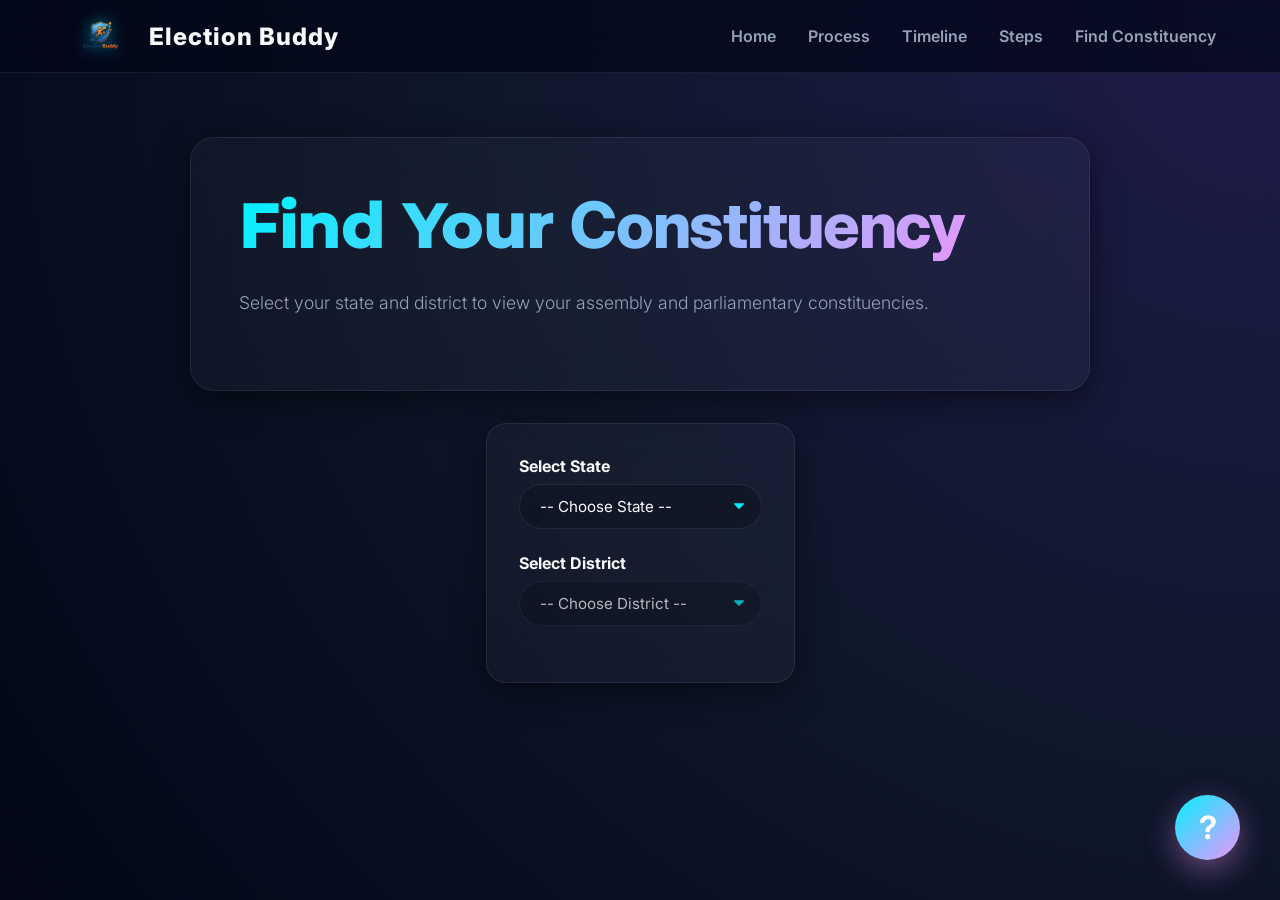
<file: test_constituency.html>
<!DOCTYPE html>
<html lang="en">
<head>
    <meta charset="UTF-8">
    <meta name="viewport" content="width=device-width, initial-scale=1.0">
    <title>Election Buddy | Find Your Constituency</title>
    <link rel="icon" type="image/png" href="/static/images/logo.png">
    <link href="https://fonts.googleapis.com/css2?family=Inter:wght@300;400;500;600&family=Montserrat:wght@500;700;800&display=swap" rel="stylesheet">
    <link rel="stylesheet" href="/static/css/style.css">
</head>
<body>

    <nav class="navbar">
        <a href="/" class="logo">
            <img src="/static/images/logo.png" alt="Election Buddy Logo" class="logoImg">
            <span>Election Buddy</span>
        </a>
        <div class="navLinks">
            <a href="/">Home</a>
            <a href="/process/">Process</a>
            <a href="/timeline/">Timeline</a>
            <a href="/steps/">Steps</a>
            <a href="/constituency/">Find Constituency</a>
        </div>
    </nav>

    <div class="mainContent">
        
<section class="hero glass-panel">
    <h1>Find Your <span class="highlight">Constituency</span></h1>
    <p>Select your state and district to view your assembly and parliamentary constituencies.</p>
</section>

<section class="content-section">
    <div class="glass-panel" style="padding: 2rem; border-radius: 20px;">
        <div class="form-group" style="margin-bottom: 1.5rem;">
            <label for="stateSelect" style="display: block; margin-bottom: 0.5rem; font-weight: bold; color: var(--text-color);">Select State</label>
            <select id="stateSelect" class="chatInput" style="width: 100%; max-width: 400px; cursor: pointer;">
                <option value="">-- Choose State --</option>
                
                <option value="1">Andhra Pradesh</option>
                
                <option value="2">Arunachal Pradesh</option>
                
                <option value="3">Assam</option>
                
                <option value="4">Bihar</option>
                
                <option value="5">Chandigarh (UT)</option>
                
                <option value="6">Chhattisgarh</option>
                
                <option value="7">Dadra and Nagar Haveli (UT)</option>
                
                <option value="8">Daman and Diu (UT)</option>
                
                <option value="9">Delhi (NCT)</option>
                
                <option value="10">Goa</option>
                
                <option value="11">Gujarat</option>
                
                <option value="12">Haryana</option>
                
                <option value="13">Himachal Pradesh</option>
                
                <option value="14">Jammu and Kashmir</option>
                
                <option value="15">Jharkhand</option>
                
                <option value="16">Karnataka</option>
                
                <option value="17">Kerala</option>
                
                <option value="18">Lakshadweep (UT)</option>
                
                <option value="19">Madhya Pradesh</option>
                
                <option value="20">Maharashtra</option>
                
                <option value="21">Manipur</option>
                
                <option value="22">Meghalaya</option>
                
                <option value="23">Mizoram</option>
                
                <option value="24">Nagaland</option>
                
                <option value="25">Odisha</option>
                
                <option value="26">Puducherry (UT)</option>
                
                <option value="27">Punjab</option>
                
                <option value="28">Rajasthan</option>
                
                <option value="29">Sikkim</option>
                
                <option value="30">Tamil Nadu</option>
                
                <option value="31">Telangana</option>
                
                <option value="32">Tripura</option>
                
                <option value="34">Uttar Pradesh</option>
                
                <option value="33">Uttarakhand</option>
                
                <option value="35">West Bengal</option>
                
            </select>
        </div>

        <div class="form-group" style="margin-bottom: 1.5rem;">
            <label for="districtSelect" style="display: block; margin-bottom: 0.5rem; font-weight: bold; color: var(--text-color);">Select District</label>
            <select id="districtSelect" class="chatInput" style="width: 100%; max-width: 400px; cursor: pointer;" disabled>
                <option value="">-- Choose District --</option>
            </select>
        </div>

        <div id="resultsArea" style="margin-top: 2rem; display: none;">
            <h3 style="margin-bottom: 1rem; color: var(--text-color);">Constituencies in this District:</h3>
            <div id="constituencyList" style="display: grid; grid-template-columns: repeat(auto-fill, minmax(250px, 1fr)); gap: 1rem;">
                <!-- Results will be injected here -->
            </div>
            
            <div id="mapArea" style="margin-top: 2rem; display: none;">
                <h3 style="margin-bottom: 1rem; color: var(--text-color);">District Map:</h3>
                <div style="border-radius: 10px; overflow: hidden; border: 1px solid rgba(255, 255, 255, 0.1);">
                    <iframe id="googleMap" width="100%" height="400" frameborder="0" style="border:0;" allowfullscreen loading="lazy"></iframe>
                </div>
            </div>
        </div>
    </div>
</section>

<script>
    document.addEventListener('DOMContentLoaded', function() {
        const stateSelect = document.getElementById('stateSelect');
        const districtSelect = document.getElementById('districtSelect');
        const resultsArea = document.getElementById('resultsArea');
        const constituencyList = document.getElementById('constituencyList');

        stateSelect.addEventListener('change', async function() {
            const stateId = this.value;
            
            // Reset downstream inputs
            districtSelect.innerHTML = '<option value="">-- Choose District --</option>';
            districtSelect.disabled = true;
            resultsArea.style.display = 'none';
            document.getElementById('mapArea').style.display = 'none';

            if (!stateId) return;

            try {
                const response = await fetch(`/api/districts/?state_id=${stateId}`);
                const data = await response.json();

                if (data.length > 0) {
                    data.forEach(district => {
                        const option = document.createElement('option');
                        option.value = district.id;
                        option.textContent = district.name;
                        districtSelect.appendChild(option);
                    });
                    districtSelect.disabled = false;
                }
            } catch (error) {
                console.error('Error fetching districts:', error);
            }
        });

        districtSelect.addEventListener('change', async function() {
            const districtId = this.value;
            
            // Reset downstream inputs
            constituencyList.innerHTML = '';
            resultsArea.style.display = 'none';
            document.getElementById('mapArea').style.display = 'none';

            if (!districtId) return;

            try {
                const response = await fetch(`/api/constituencies/?district_id=${districtId}`);
                const data = await response.json();

                if (data.length > 0) {
                    data.forEach(constituency => {
                        const card = document.createElement('div');
                        card.style.padding = '1rem';
                        card.style.borderRadius = '10px';
                        card.style.background = 'rgba(255, 255, 255, 0.05)';
                        card.style.border = '1px solid rgba(255, 255, 255, 0.1)';
                        
                        const name = document.createElement('strong');
                        name.style.display = 'block';
                        name.style.fontSize = '1.1rem';
                        name.style.color = 'var(--text-color)';
                        name.textContent = constituency.name;

                        const type = document.createElement('span');
                        type.style.display = 'inline-block';
                        type.style.marginTop = '0.5rem';
                        type.style.padding = '0.2rem 0.5rem';
                        type.style.borderRadius = '5px';
                        type.style.fontSize = '0.85rem';
                        type.style.background = constituency.constituency_type === 'Assembly' ? 'rgba(74, 144, 226, 0.2)' : 'rgba(245, 166, 35, 0.2)';
                        type.style.color = constituency.constituency_type === 'Assembly' ? '#4a90e2' : '#f5a623';
                        type.textContent = constituency.constituency_type;

                        card.appendChild(name);
                        card.appendChild(type);
                        constituencyList.appendChild(card);
                    });
                    resultsArea.style.display = 'block';
                    
                    // Update Google Map
                    const districtText = districtSelect.options[districtSelect.selectedIndex].text;
                    const stateText = stateSelect.options[stateSelect.selectedIndex].text;
                    const query = encodeURIComponent(`${districtText}, ${stateText}, India`);
                    document.getElementById('googleMap').src = `https://maps.google.com/maps?q=${query}&t=&z=10&ie=UTF8&iwloc=&output=embed`;
                    document.getElementById('mapArea').style.display = 'block';

                } else {
                    constituencyList.innerHTML = '<p style="color: var(--text-color);">No constituencies found for this district.</p>';
                    resultsArea.style.display = 'block';
                }
            } catch (error) {
                console.error('Error fetching constituencies:', error);
            }
        });
    });
</script>

    </div>

    <!-- Help Popup System -->
    <div class="helpBtn" id="helpBtn" onclick="toggleHelp()">?</div>
    
    <div class="helpPopup" id="helpPopup">
        <div class="helpHeader">
            <h3>AI Guide Assistant</h3>
            <span class="closeBtn" onclick="toggleHelp()">✖</span>
        </div>
        <div class="aiChatBox" id="aiChatBox">
            <div class="chatMsg msgAi">Hi! I'm here to help you understand the election process. Ask me anything!</div>
        </div>
        <div class="chatInputArea">
            <input type="text" id="userInput" class="chatInput" placeholder="Type your question..." onkeypress="handleKeyPress(event)">
            <button class="chatSendBtn" onclick="sendMessage()">Send</button>
        </div>
    </div>

    <script>
        const geminiApiKey = "AIzaSyDPOxdMjh2i0ZuU6A7QNQeuphabU\u002DYnS7M";

        function toggleHelp() {
            const popup = document.getElementById('helpPopup');
            popup.classList.toggle('active');
        }

        function handleKeyPress(e) {
            if(e.key === 'Enter') {
                sendMessage();
            }
        }

        async function sendMessage() {
            const inputField = document.getElementById('userInput');
            const message = inputField.value.trim();
            if(!message) return;

            addMessage(message, 'msgUser');
            inputField.value = '';

            // Add loading message
            const loadingId = addMessage("Thinking...", 'msgAi');

            try {
                // Call Gemini API (placeholder logic, expects real endpoint and key)
                const response = await fetch(`https://generativelanguage.googleapis.com/v1beta/models/gemini-1.5-flash:generateContent?key=${geminiApiKey}`, {
                    method: 'POST',
                    headers: {
                        'Content-Type': 'application/json'
                    },
                    body: JSON.stringify({
                        contents: [{
                            parts: [{
                                text: "You are a helpful assistant explaining the election process to someone who may have lower education or no technical background. Keep answers short, simple, and encouraging. User says: " + message
                            }]
                        }]
                    })
                });

                const data = await response.json();
                
                // Remove loading message
                const chatBox = document.getElementById('aiChatBox');
                const loadMsg = document.getElementById(loadingId);
                if(loadMsg) chatBox.removeChild(loadMsg);

                let aiReply = "I'm sorry, I couldn't understand that.";
                if(data && data.candidates && data.candidates[0].content.parts[0].text) {
                    aiReply = data.candidates[0].content.parts[0].text;
                }
                
                addMessage(aiReply, 'msgAi');

            } catch (err) {
                console.error(err);
                const chatBox = document.getElementById('aiChatBox');
                const loadMsg = document.getElementById(loadingId);
                if(loadMsg) chatBox.removeChild(loadMsg);
                addMessage("Oops! Connection failed. Please make sure the API key is set.", 'msgAi');
            }
        }

        function addMessage(text, className) {
            const chatBox = document.getElementById('aiChatBox');
            const msgDiv = document.createElement('div');
            msgDiv.className = `chatMsg ${className}`;
            msgDiv.innerText = text;
            
            const msgId = 'msg-' + Date.now();
            msgDiv.id = msgId;
            
            chatBox.appendChild(msgDiv);
            chatBox.scrollTop = chatBox.scrollHeight;
            
            return msgId;
        }
    </script>
</body>
</html>
</file>
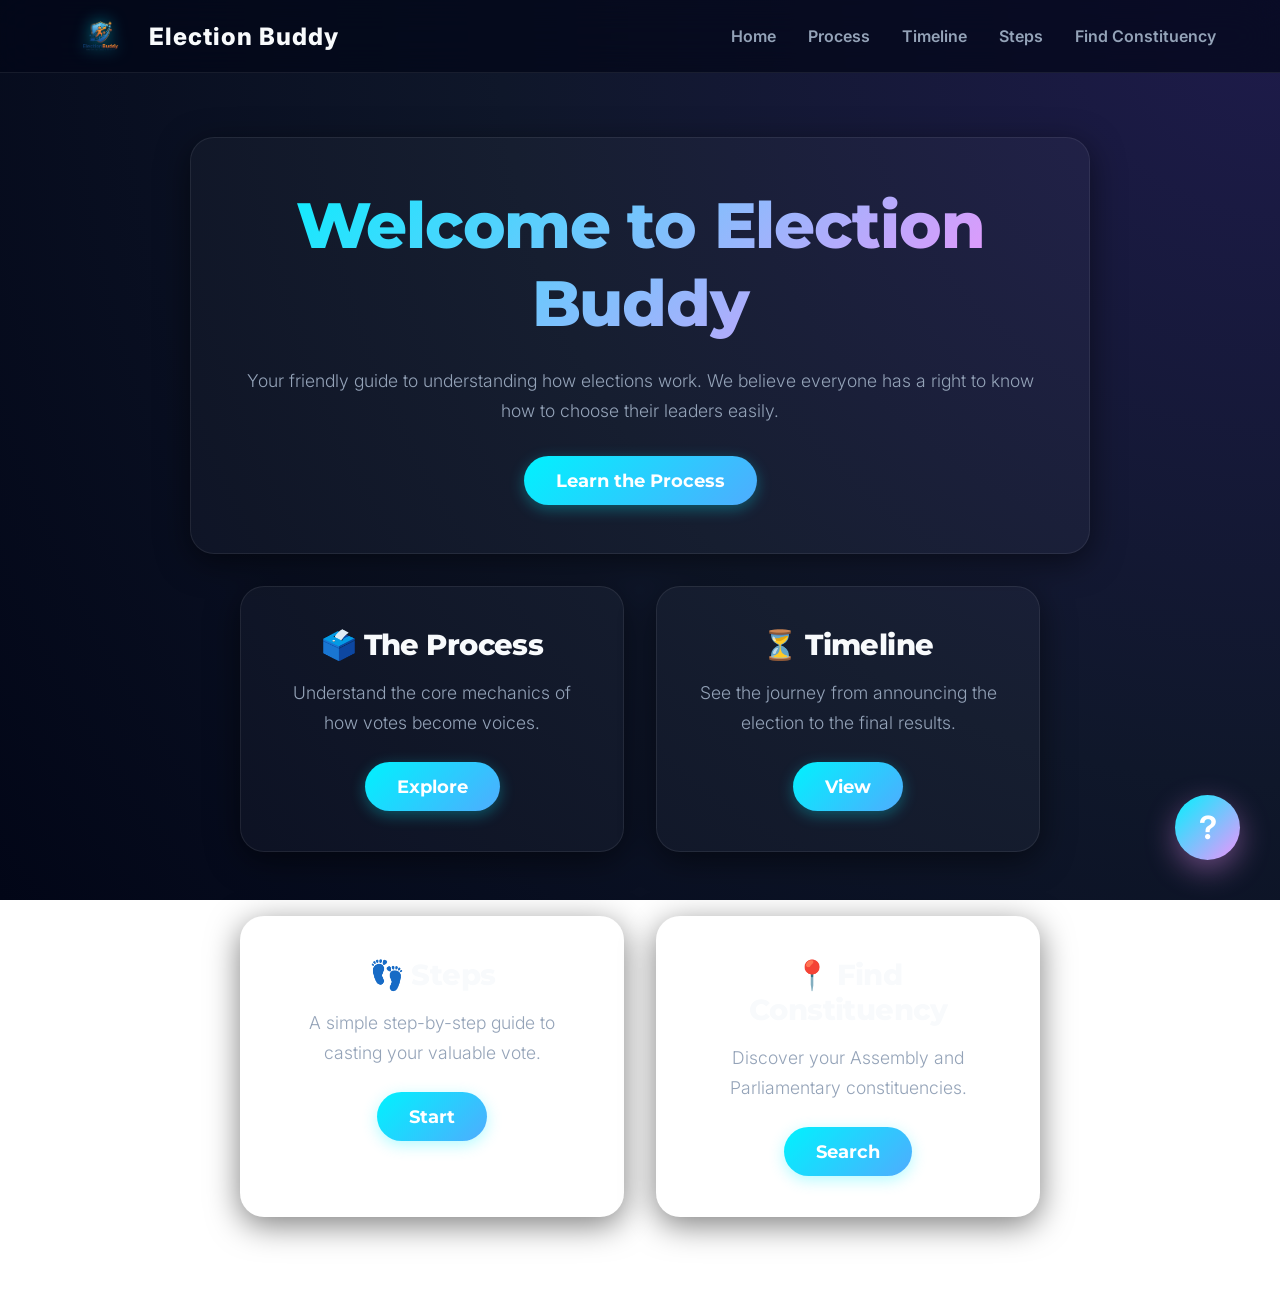
<file: test_index.html>
<!DOCTYPE html>
<html lang="en">
<head>
    <meta charset="UTF-8">
    <meta name="viewport" content="width=device-width, initial-scale=1.0">
    <title>Election Buddy | Home</title>
    <link rel="icon" type="image/png" href="/static/images/logo.png">
    <link href="https://fonts.googleapis.com/css2?family=Inter:wght@300;400;500;600&family=Montserrat:wght@500;700;800&display=swap" rel="stylesheet">
    <link rel="stylesheet" href="/static/css/style.css">
</head>
<body>

    <nav class="navbar">
        <a href="/" class="logo">
            <img src="/static/images/logo.png" alt="Election Buddy Logo" class="logoImg">
            <span>Election Buddy</span>
        </a>
        <div class="navLinks">
            <a href="/">Home</a>
            <a href="/process/">Process</a>
            <a href="/timeline/">Timeline</a>
            <a href="/steps/">Steps</a>
            <a href="/constituency/">Find Constituency</a>
        </div>
    </nav>

    <div class="mainContent">
        
<div class="glassCard" style="text-align: center;">
    <h1>Welcome to Election Buddy</h1>
    <p>Your friendly guide to understanding how elections work. We believe everyone has a right to know how to choose their leaders easily.</p>
    <div style="margin-top: 30px;">
        <a href="/process/" class="actionBtn">Learn the Process</a>
    </div>
</div>

<div class="stepGrid" style="max-width: 800px;">
    <div class="glassCard stepCard">
        <h2>🗳️ The Process</h2>
        <p>Understand the core mechanics of how votes become voices.</p>
        <a href="/process/" class="actionBtn">Explore</a>
    </div>
    <div class="glassCard stepCard">
        <h2>⏳ Timeline</h2>
        <p>See the journey from announcing the election to the final results.</p>
        <a href="/timeline/" class="actionBtn">View</a>
    </div>
    <div class="glassCard stepCard">
        <h2>👣 Steps</h2>
        <p>A simple step-by-step guide to casting your valuable vote.</p>
        <a href="/steps/" class="actionBtn">Start</a>
    </div>
    <div class="glassCard stepCard">
        <h2>📍 Find Constituency</h2>
        <p>Discover your Assembly and Parliamentary constituencies.</p>
        <a href="/constituency/" class="actionBtn">Search</a>
    </div>
</div>

    </div>

    <!-- Help Popup System -->
    <div class="helpBtn" id="helpBtn" onclick="toggleHelp()">?</div>
    
    <div class="helpPopup" id="helpPopup">
        <div class="helpHeader">
            <h3>AI Guide Assistant</h3>
            <span class="closeBtn" onclick="toggleHelp()">✖</span>
        </div>
        <div class="aiChatBox" id="aiChatBox">
            <div class="chatMsg msgAi">Hi! I'm here to help you understand the election process. Ask me anything!</div>
        </div>
        <div class="chatInputArea">
            <input type="text" id="userInput" class="chatInput" placeholder="Type your question..." onkeypress="handleKeyPress(event)">
            <button class="chatSendBtn" onclick="sendMessage()">Send</button>
        </div>
    </div>

    <script>
        const geminiApiKey = "AIzaSyDPOxdMjh2i0ZuU6A7QNQeuphabU\u002DYnS7M";

        function toggleHelp() {
            const popup = document.getElementById('helpPopup');
            popup.classList.toggle('active');
        }

        function handleKeyPress(e) {
            if(e.key === 'Enter') {
                sendMessage();
            }
        }

        async function sendMessage() {
            const inputField = document.getElementById('userInput');
            const message = inputField.value.trim();
            if(!message) return;

            addMessage(message, 'msgUser');
            inputField.value = '';

            // Add loading message
            const loadingId = addMessage("Thinking...", 'msgAi');

            try {
                // Call Gemini API (placeholder logic, expects real endpoint and key)
                const response = await fetch(`https://generativelanguage.googleapis.com/v1beta/models/gemini-1.5-flash:generateContent?key=${geminiApiKey}`, {
                    method: 'POST',
                    headers: {
                        'Content-Type': 'application/json'
                    },
                    body: JSON.stringify({
                        contents: [{
                            parts: [{
                                text: "You are a helpful assistant explaining the election process to someone who may have lower education or no technical background. Keep answers short, simple, and encouraging. User says: " + message
                            }]
                        }]
                    })
                });

                const data = await response.json();
                
                // Remove loading message
                const chatBox = document.getElementById('aiChatBox');
                const loadMsg = document.getElementById(loadingId);
                if(loadMsg) chatBox.removeChild(loadMsg);

                let aiReply = "I'm sorry, I couldn't understand that.";
                if(data && data.candidates && data.candidates[0].content.parts[0].text) {
                    aiReply = data.candidates[0].content.parts[0].text;
                }
                
                addMessage(aiReply, 'msgAi');

            } catch (err) {
                console.error(err);
                const chatBox = document.getElementById('aiChatBox');
                const loadMsg = document.getElementById(loadingId);
                if(loadMsg) chatBox.removeChild(loadMsg);
                addMessage("Oops! Connection failed. Please make sure the API key is set.", 'msgAi');
            }
        }

        function addMessage(text, className) {
            const chatBox = document.getElementById('aiChatBox');
            const msgDiv = document.createElement('div');
            msgDiv.className = `chatMsg ${className}`;
            msgDiv.innerText = text;
            
            const msgId = 'msg-' + Date.now();
            msgDiv.id = msgId;
            
            chatBox.appendChild(msgDiv);
            chatBox.scrollTop = chatBox.scrollHeight;
            
            return msgId;
        }
    </script>
</body>
</html>
</file>
<file: static/css/style.css>
:root {
    --primary: #00f2fe;
    --secondary: #4facfe;
    --accent: #f093fb;
    --bg-dark: #0f172a;
    --bg-darker: #020617;
    --text-main: #f8fafc;
    --text-muted: #94a3b8;
    --glass-bg: rgba(255, 255, 255, 0.03);
    --glass-border: rgba(255, 255, 255, 0.08);
    --glass-shadow: 0 8px 32px 0 rgba(0, 0, 0, 0.5);
    --glass-blur: blur(20px);
    --font-heading: 'Montserrat', sans-serif;
    --font-body: 'Inter', sans-serif;
}

* {
    margin: 0;
    padding: 0;
    box-sizing: border-box;
    font-family: var(--font-body);
}

body {
    background: radial-gradient(circle at top right, #1e1b4b, var(--bg-dark), var(--bg-darker));
    background-attachment: fixed;
    color: var(--text-main);
    min-height: 100vh;
    display: flex;
    flex-direction: column;
    overflow-x: hidden;
}

/* Typography & Links */
h1, h2, h3 {
    font-family: var(--font-heading);
    font-weight: 800;
    letter-spacing: -0.02em;
}

h1 {
    font-size: clamp(2.5rem, 5vw, 4rem);
    background: linear-gradient(135deg, var(--primary), var(--accent), var(--primary));
    background-size: 200% auto;
    -webkit-background-clip: text;
    -webkit-text-fill-color: transparent;
    margin-bottom: 1.5rem;
    animation: slideInLeft 0.8s cubic-bezier(0.175, 0.885, 0.32, 1.275) forwards, backgroundPan 5s linear infinite;
}

h2 {
    font-size: clamp(1.8rem, 3vw, 2.5rem);
    color: var(--text-main);
    margin-bottom: 1rem;
    animation: slideInLeft 0.8s cubic-bezier(0.175, 0.885, 0.32, 1.275) 0.2s both;
}

p {
    font-size: 1.1rem;
    line-height: 1.7;
    color: var(--text-muted);
    margin-bottom: 1.5rem;
    font-weight: 300;
    animation: fadeInUp 0.8s ease-out 0.4s both;
}

/* Animations */
@keyframes fadeInUp {
    from { opacity: 0; transform: translateY(30px); }
    to { opacity: 1; transform: translateY(0); }
}

@keyframes slideInLeft {
    from { opacity: 0; transform: translateX(-40px); }
    to { opacity: 1; transform: translateX(0); }
}

@keyframes scaleIn {
    from { opacity: 0; transform: scale(0.9); }
    to { opacity: 1; transform: scale(1); }
}

@keyframes float {
    0% { transform: translateY(0px); }
    50% { transform: translateY(-10px); }
    100% { transform: translateY(0px); }
}

@keyframes backgroundPan {
    to { background-position: 200% center; }
}

@keyframes glowPulse {
    0% { box-shadow: 0 0 15px rgba(0, 242, 254, 0.2); }
    50% { box-shadow: 0 0 30px rgba(0, 242, 254, 0.5); }
    100% { box-shadow: 0 0 15px rgba(0, 242, 254, 0.2); }
}

/* Navbar */
.navbar {
    display: flex;
    justify-content: space-between;
    align-items: center;
    padding: 1rem 5%;
    background: rgba(2, 6, 23, 0.7);
    backdrop-filter: var(--glass-blur);
    -webkit-backdrop-filter: var(--glass-blur);
    border-bottom: 1px solid var(--glass-border);
    position: sticky;
    top: 0;
    z-index: 100;
}

.logo {
    display: flex;
    align-items: center;
    gap: 12px;
    font-family: var(--font-heading);
    font-size: 1.5rem;
    font-weight: 800;
    color: var(--text-main);
    text-decoration: none;
    letter-spacing: 1px;
}

.logoImg {
    height: 40px;
    filter: drop-shadow(0 0 8px rgba(0,242,254,0.6));
    animation: float 4s ease-in-out infinite;
}

.navLinks {
    display: flex;
    gap: 2rem;
}

.navLinks a {
    text-decoration: none;
    color: var(--text-muted);
    font-weight: 600;
    font-size: 1rem;
    position: relative;
    transition: color 0.3s ease;
}

.navLinks a::after {
    content: '';
    position: absolute;
    width: 0;
    height: 2px;
    bottom: -4px;
    left: 0;
    background: linear-gradient(90deg, var(--primary), var(--accent));
    transition: width 0.3s ease;
}

.navLinks a:hover {
    color: var(--text-main);
}

.navLinks a:hover::after {
    width: 100%;
}

/* Layout */
.mainContent {
    flex: 1;
    padding: 4rem 5%;
    display: flex;
    flex-direction: column;
    align-items: center;
    animation: fadeInUp 0.8s ease-out forwards;
}

/* Glassmorphism Cards */
.glassCard, .glass-panel {
    background: var(--glass-bg);
    backdrop-filter: var(--glass-blur);
    -webkit-backdrop-filter: var(--glass-blur);
    border-radius: 24px;
    border: 1px solid var(--glass-border);
    box-shadow: var(--glass-shadow);
    padding: 3rem;
    width: 100%;
    max-width: 900px;
    margin-bottom: 2rem;
    position: relative;
    overflow: hidden;
}

.glassCard::before {
    content: '';
    position: absolute;
    top: -50%; left: -50%;
    width: 200%; height: 200%;
    background: radial-gradient(circle, rgba(255,255,255,0.03) 0%, transparent 60%);
    opacity: 0;
    transition: opacity 0.5s ease;
    pointer-events: none;
}

.glassCard:hover::before {
    opacity: 1;
}

/* Buttons */
.actionBtn {
    display: inline-flex;
    align-items: center;
    justify-content: center;
    padding: 14px 32px;
    background: linear-gradient(135deg, var(--primary), var(--secondary));
    color: #fff !important;
    border: none;
    border-radius: 50px;
    font-family: var(--font-heading);
    font-size: 1.1rem;
    font-weight: 700;
    cursor: pointer;
    text-decoration: none;
    transition: all 0.3s ease;
    box-shadow: 0 4px 15px rgba(0, 242, 254, 0.3);
    position: relative;
    overflow: hidden;
}

.actionBtn::after {
    content: '';
    position: absolute;
    top: 0; left: -100%;
    width: 100%; height: 100%;
    background: linear-gradient(90deg, transparent, rgba(255,255,255,0.3), transparent);
    transition: left 0.5s ease;
}

.actionBtn:hover {
    transform: translateY(-3px) scale(1.02);
    box-shadow: 0 8px 25px rgba(0, 242, 254, 0.5);
}

.actionBtn:hover::after {
    left: 100%;
}

/* Grid System */
.stepGrid {
    display: grid;
    grid-template-columns: repeat(auto-fit, minmax(280px, 1fr));
    gap: 2rem;
    width: 100%;
    max-width: 1200px;
}

.stepCard {
    padding: 2.5rem;
    display: flex;
    flex-direction: column;
    align-items: center;
    text-align: center;
    transition: transform 0.4s cubic-bezier(0.175, 0.885, 0.32, 1.275);
    animation: scaleIn 0.6s cubic-bezier(0.175, 0.885, 0.32, 1.275) both;
}

.stepCard:nth-child(1) { animation-delay: 0.1s; }
.stepCard:nth-child(2) { animation-delay: 0.3s; }
.stepCard:nth-child(3) { animation-delay: 0.5s; }
.stepCard:nth-child(4) { animation-delay: 0.7s; }

.stepCard:hover {
    transform: translateY(-10px);
    border-color: rgba(0, 242, 254, 0.3);
}

.stepCard h2 {
    font-size: 1.8rem;
    margin-bottom: 1rem;
}

.stepNumber {
    width: 60px;
    height: 60px;
    background: linear-gradient(135deg, var(--primary), var(--secondary));
    color: white;
    font-family: var(--font-heading);
    font-size: 28px;
    font-weight: 800;
    display: flex;
    justify-content: center;
    align-items: center;
    border-radius: 50%;
    margin: 0 auto 1.5rem auto;
    box-shadow: 0 0 20px rgba(0, 242, 254, 0.4);
}

/* Timeline */
.timelineContainer {
    position: relative;
    max-width: 900px;
    margin: 0 auto;
}

.timelineContainer::after {
    content: '';
    position: absolute;
    width: 4px;
    background: rgba(255, 255, 255, 0.1);
    top: 0; bottom: 0; left: 50%;
    margin-left: -2px;
    border-radius: 2px;
}

.timelineProgress {
    position: absolute;
    width: 4px;
    background: linear-gradient(to bottom, var(--primary), var(--accent));
    top: 0; left: 50%;
    margin-left: -2px;
    border-radius: 2px;
    height: 0%;
    z-index: 0;
    transition: height 0.2s ease-out;
    box-shadow: 0 0 15px rgba(0, 242, 254, 0.5);
}

.timelineItem {
    padding: 10px 50px;
    position: relative;
    width: 50%;
    perspective: 1000px;
}

.timelineItem::after {
    content: '';
    position: absolute;
    width: 24px; height: 24px;
    right: -12px;
    background-color: var(--bg-dark);
    border: 4px solid rgba(255, 255, 255, 0.2);
    top: 50%; transform: translateY(-50%);
    border-radius: 50%;
    z-index: 1;
    transition: all 0.5s ease;
}

.timelineItem.visible::after {
    border-color: var(--primary);
    box-shadow: 0 0 20px rgba(0, 242, 254, 0.8);
    background-color: var(--primary);
}

.left { left: 0; opacity: 0; transform: translateX(-50px); transition: all 0.8s cubic-bezier(0.175, 0.885, 0.32, 1.275); }
.right { left: 50%; opacity: 0; transform: translateX(50px); transition: all 0.8s cubic-bezier(0.175, 0.885, 0.32, 1.275); }
.right::after { left: -12px; }

.timelineItem.left.visible { opacity: 1; transform: translateX(0); }
.timelineItem.right.visible { opacity: 1; transform: translateX(0); }

.timelineContent {
    padding: 2rem;
    background: var(--glass-bg);
    backdrop-filter: var(--glass-blur);
    border: 1px solid var(--glass-border);
    border-radius: 20px;
    transition: transform 0.3s ease;
    overflow: hidden; /* Prevent text overflow */
    position: relative;
}

.timelineContent h2 {
    margin-top: 0; /* Fix header crossing borders */
    margin-bottom: 0.8rem;
    font-size: 1.4rem;
}

.timelineItem:hover .timelineContent {
    transform: scale(1.03);
    border-color: rgba(0, 242, 254, 0.3);
}

/* Chat Assistant */
.helpBtn {
    position: fixed;
    bottom: 40px; right: 40px;
    width: 65px; height: 65px;
    background: linear-gradient(135deg, var(--primary), var(--accent));
    color: white;
    border-radius: 50%;
    display: flex; justify-content: center; align-items: center;
    font-size: 32px; font-weight: bold;
    cursor: pointer;
    box-shadow: 0 10px 30px rgba(240, 147, 251, 0.4);
    transition: all 0.3s cubic-bezier(0.175, 0.885, 0.32, 1.275);
    z-index: 1000;
    animation: glowPulse 2s infinite;
}

.helpBtn:hover { transform: scale(1.15) rotate(10deg); }

.helpPopup {
    display: none;
    position: fixed;
    bottom: 120px; right: 40px;
    width: 380px;
    background: rgba(15, 23, 42, 0.8);
    backdrop-filter: blur(25px);
    -webkit-backdrop-filter: blur(25px);
    border-radius: 24px;
    border: 1px solid var(--glass-border);
    box-shadow: 0 20px 50px rgba(0,0,0,0.5);
    padding: 25px;
    z-index: 999;
    flex-direction: column;
}

.helpPopup.active {
    display: flex;
    animation: slideUp 0.4s cubic-bezier(0.175, 0.885, 0.32, 1.275) forwards;
}

.helpHeader {
    display: flex; justify-content: space-between; align-items: center;
    margin-bottom: 20px;
    border-bottom: 1px solid var(--glass-border);
    padding-bottom: 15px;
}

.helpHeader h3 {
    margin: 0; color: var(--text-main); font-size: 1.2rem;
    background: linear-gradient(90deg, var(--primary), var(--accent));
    -webkit-background-clip: text; -webkit-text-fill-color: transparent;
}

.closeBtn {
    cursor: pointer; color: var(--text-muted); font-size: 1.2rem;
    transition: color 0.3s;
}
.closeBtn:hover { color: #ef4444; }

.aiChatBox {
    height: 300px;
    overflow-y: auto;
    margin-bottom: 15px;
    padding: 15px;
    display: flex; flex-direction: column; gap: 15px;
}

.aiChatBox::-webkit-scrollbar { width: 6px; }
.aiChatBox::-webkit-scrollbar-thumb { background: rgba(255,255,255,0.2); border-radius: 10px; }

.chatMsg {
    padding: 12px 18px;
    border-radius: 18px;
    font-size: 0.95rem; line-height: 1.5;
    max-width: 85%;
    animation: fadeInUp 0.3s ease-out forwards;
}

.msgAi {
    background: rgba(255,255,255,0.05);
    border: 1px solid var(--glass-border);
    border-bottom-left-radius: 4px;
    align-self: flex-start;
    color: var(--text-main);
}

.msgUser {
    background: linear-gradient(135deg, var(--primary), var(--secondary));
    border-bottom-right-radius: 4px;
    color: white;
    align-self: flex-end;
}

.chatInputArea { display: flex; gap: 10px; }

.chatInput {
    flex: 1;
    padding: 12px 20px;
    background: rgba(0,0,0,0.2);
    border: 1px solid var(--glass-border);
    border-radius: 30px;
    color: var(--text-main);
    font-size: 0.95rem;
    outline: none;
    transition: border-color 0.3s, box-shadow 0.3s;
}

.chatInput:focus {
    border-color: var(--primary);
    box-shadow: 0 0 10px rgba(0,242,254,0.2);
}

.chatSendBtn {
    padding: 12px 25px;
    background: linear-gradient(135deg, var(--primary), var(--secondary));
    color: white;
    font-family: var(--font-heading);
    font-weight: 700;
    border: none; border-radius: 30px;
    cursor: pointer; transition: transform 0.2s, box-shadow 0.2s;
}

.chatSendBtn:hover {
    transform: scale(1.05); box-shadow: 0 5px 15px rgba(0,242,254,0.4);
}

/* Forms & Selects */
select {
    appearance: none;
    background-image: url("data:image/svg+xml;charset=US-ASCII,%3Csvg%20xmlns%3D%22http%3A%2F%2Fwww.w3.org%2F2000%2Fsvg%22%20width%3D%22292.4%22%20height%3D%22292.4%22%3E%3Cpath%20fill%3D%22%2300f2fe%22%20d%3D%22M287%2069.4a17.6%2017.6%200%200%200-13-5.4H18.4c-5%200-9.3%201.8-12.9%205.4A17.6%2017.6%200%200%200%200%2082.2c0%205%201.8%209.3%205.4%2012.9l128%20127.9c3.6%203.6%207.8%205.4%2012.8%205.4s9.2-1.8%2012.8-5.4L287%2095c3.5-3.5%205.4-7.8%205.4-12.8%200-5-1.9-9.2-5.5-12.8z%22%2F%3E%3C%2Fsvg%3E") !important;
    background-repeat: no-repeat !important;
    background-position: right 1rem top 50% !important;
    background-size: 0.65rem auto !important;
}

select option {
    background: var(--bg-dark);
    color: var(--text-main);
}

/* Hamburger Menu */
.hamburger {
    display: none;
    flex-direction: column;
    gap: 6px;
    cursor: pointer;
    z-index: 101;
    padding: 10px;
}

.hamburger span {
    display: block;
    width: 30px;
    height: 3px;
    background: var(--primary);
    border-radius: 3px;
    transition: all 0.3s ease;
}

.hamburger.active span:nth-child(1) {
    transform: translateY(9px) rotate(45deg);
}

.hamburger.active span:nth-child(2) {
    opacity: 0;
}

.hamburger.active span:nth-child(3) {
    transform: translateY(-9px) rotate(-45deg);
}

@media (max-width: 768px) {
    .navbar {
        padding: 1rem 1.5rem;
    }

    .hamburger {
        display: flex;
    }

    .navLinks {
        position: fixed;
        top: 0;
        right: -100%;
        width: 80%;
        height: 100vh;
        background: rgba(2, 6, 23, 0.95);
        backdrop-filter: blur(20px);
        -webkit-backdrop-filter: blur(20px);
        flex-direction: column;
        justify-content: center;
        align-items: center;
        gap: 2.5rem;
        transition: right 0.4s cubic-bezier(0.4, 0, 0.2, 1);
        z-index: 100;
        padding: 2rem;
    }

    .navLinks.active {
        right: 0;
    }

    .navLinks a {
        font-size: 1.2rem;
    }

    .timelineContainer::after { left: 31px; }
    .timelineProgress { left: 31px; } /* Fix neon light alignment */
    .timelineItem { width: 100%; padding-left: 70px; padding-right: 20px; }
    .timelineItem::after { left: 19px; }
    .right { left: 0%; }
    
    .helpBtn {
        bottom: 20px;
        right: 20px;
        width: 55px;
        height: 55px;
        font-size: 24px;
    }

    .helpPopup { 
        width: 90%; 
        right: 5%; 
        bottom: 90px;
        padding: 20px;
    }

    h1 { font-size: 2.2rem !important; }
    h2 { font-size: 1.6rem !important; }
    
    .glassCard, .glass-panel { 
        padding: 2rem 1.2rem; 
        border-radius: 20px;
    }

    .mainContent {
        padding: 2rem 1.5rem;
    }
}

/* --- Constituency Revamp --- */
.constituency-container {
    display: grid;
    grid-template-columns: 350px 1fr;
    gap: 2rem;
    align-items: start;
    margin-top: 2rem;
}

@media (max-width: 1024px) {
    .constituency-container {
        grid-template-columns: 1fr;
    }
}

.selection-panel {
    position: sticky;
    top: 100px;
    height: fit-content;
}

.constituency-grid {
    display: grid;
    grid-template-columns: repeat(auto-fill, minmax(280px, 1fr));
    gap: 1.5rem;
}

.constituency-card {
    padding: 1.5rem;
    border-radius: 20px;
    background: var(--glass-bg);
    border: 1px solid var(--glass-border);
    backdrop-filter: var(--glass-blur);
    transition: all 0.3s cubic-bezier(0.4, 0, 0.2, 1);
    display: flex;
    flex-direction: column;
}

.constituency-card:hover {
    transform: translateY(-8px);
    border-color: var(--primary);
    box-shadow: 0 15px 30px rgba(0, 0, 0, 0.3);
}

.constituency-card .c-name {
    font-size: 1.25rem;
    font-weight: 700;
    color: var(--text-main);
    margin-bottom: 6px;
}

.constituency-card .c-type {
    display: inline-block;
    padding: 4px 12px;
    border-radius: 8px;
    font-size: 0.7rem;
    font-weight: 700;
    text-transform: uppercase;
    letter-spacing: 0.5px;
    width: fit-content;
    margin-bottom: 12px;
}

.type-assembly { background: rgba(0, 242, 254, 0.1); color: #00f2fe; border: 1px solid rgba(0, 242, 254, 0.2); }
.type-parliamentary { background: rgba(161, 74, 245, 0.1); color: #a14af5; border: 1px solid rgba(161, 74, 245, 0.2); }

.constituency-card .c-info-label {
    font-size: 0.65rem;
    color: var(--text-muted);
    text-transform: uppercase;
    letter-spacing: 1px;
    margin-top: 10px;
    margin-bottom: 2px;
}

.constituency-card .c-rep {
    font-size: 1rem;
    color: var(--text-main);
    font-weight: 600;
}

.constituency-card .c-party {
    font-size: 0.85rem;
    color: var(--accent-cyan);
    font-weight: 500;
}

.ai-badge {
    margin-top: 15px;
    padding-top: 12px;
    border-top: 1px solid rgba(255, 255, 255, 0.05);
    font-size: 0.65rem;
    color: #ff00ff;
    font-weight: 800;
    text-transform: uppercase;
    letter-spacing: 1.5px;
    display: flex;
    align-items: center;
    gap: 6px;
}

#googleMapContainer {
    border-radius: 20px;
    overflow: hidden;
    border: 1px solid var(--glass-border);
    margin-bottom: 2rem;
    box-shadow: 0 10px 30px rgba(0,0,0,0.2);
}
</file>
